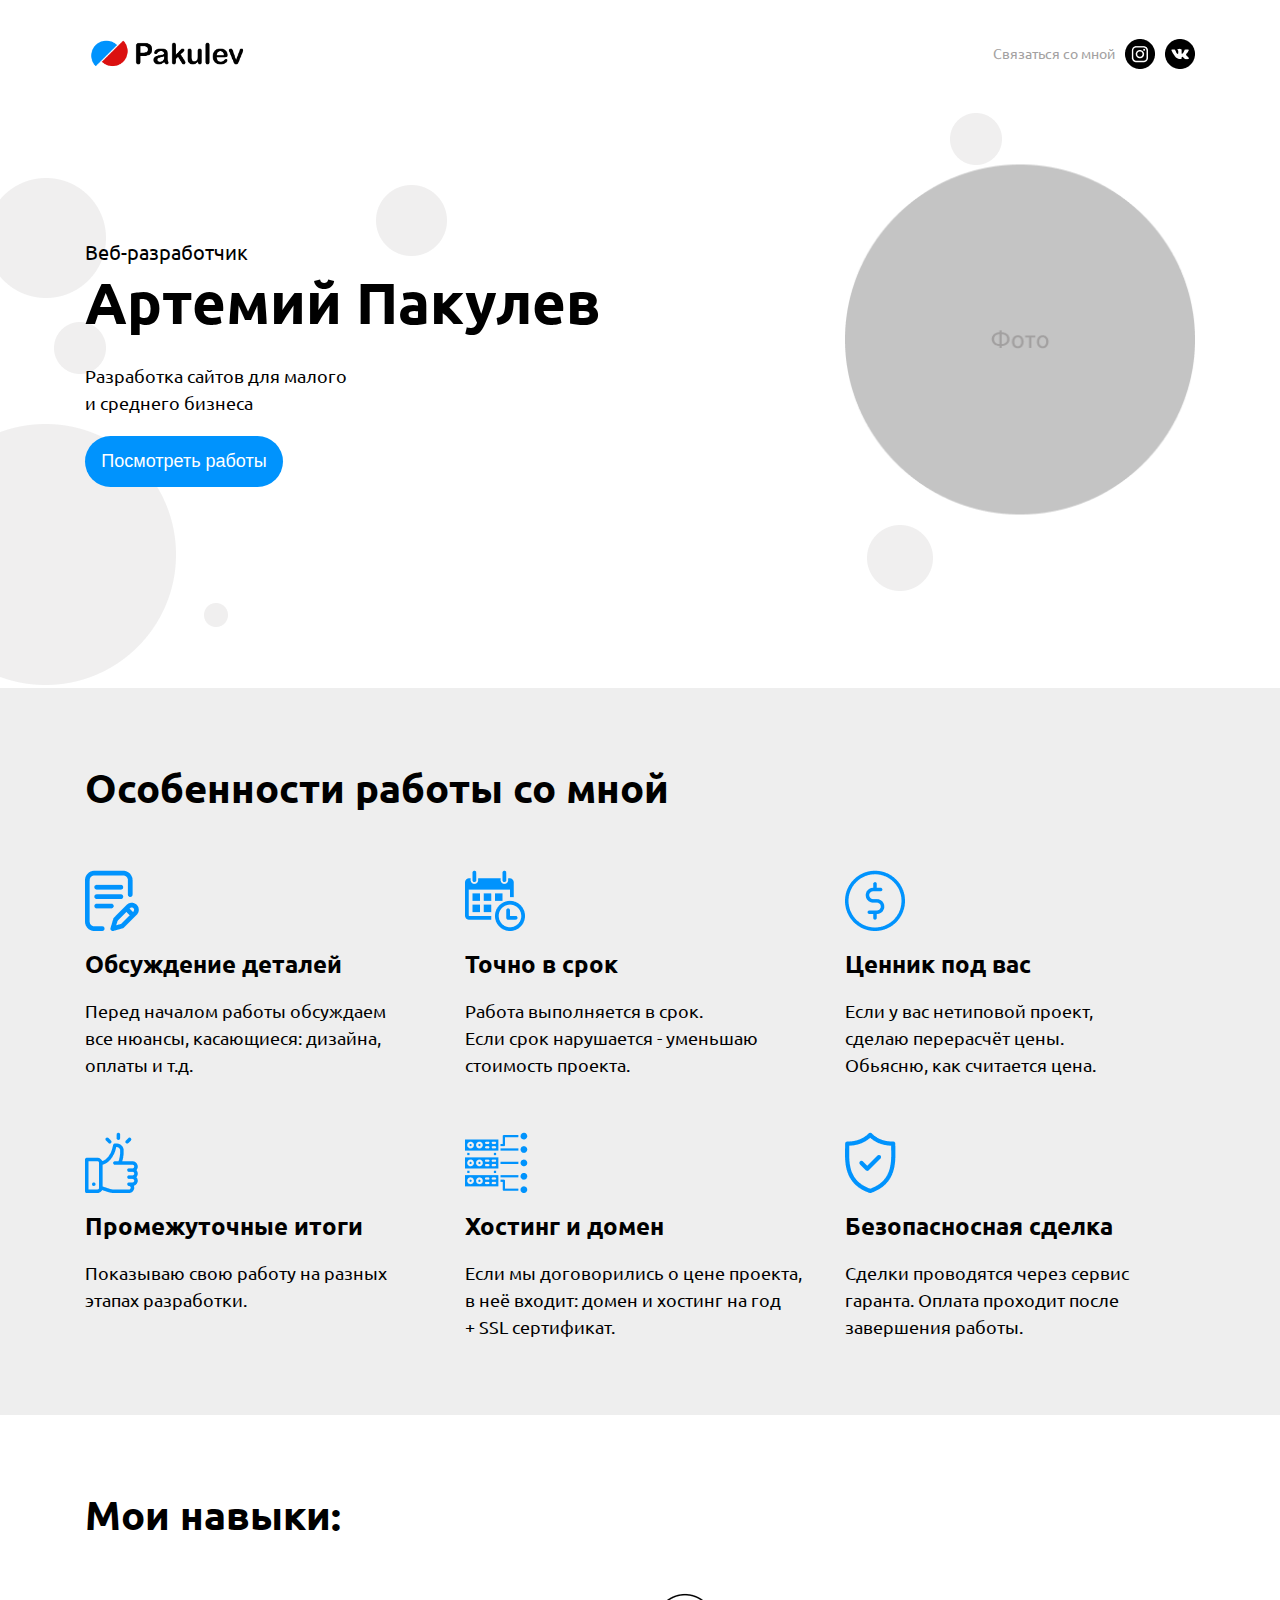
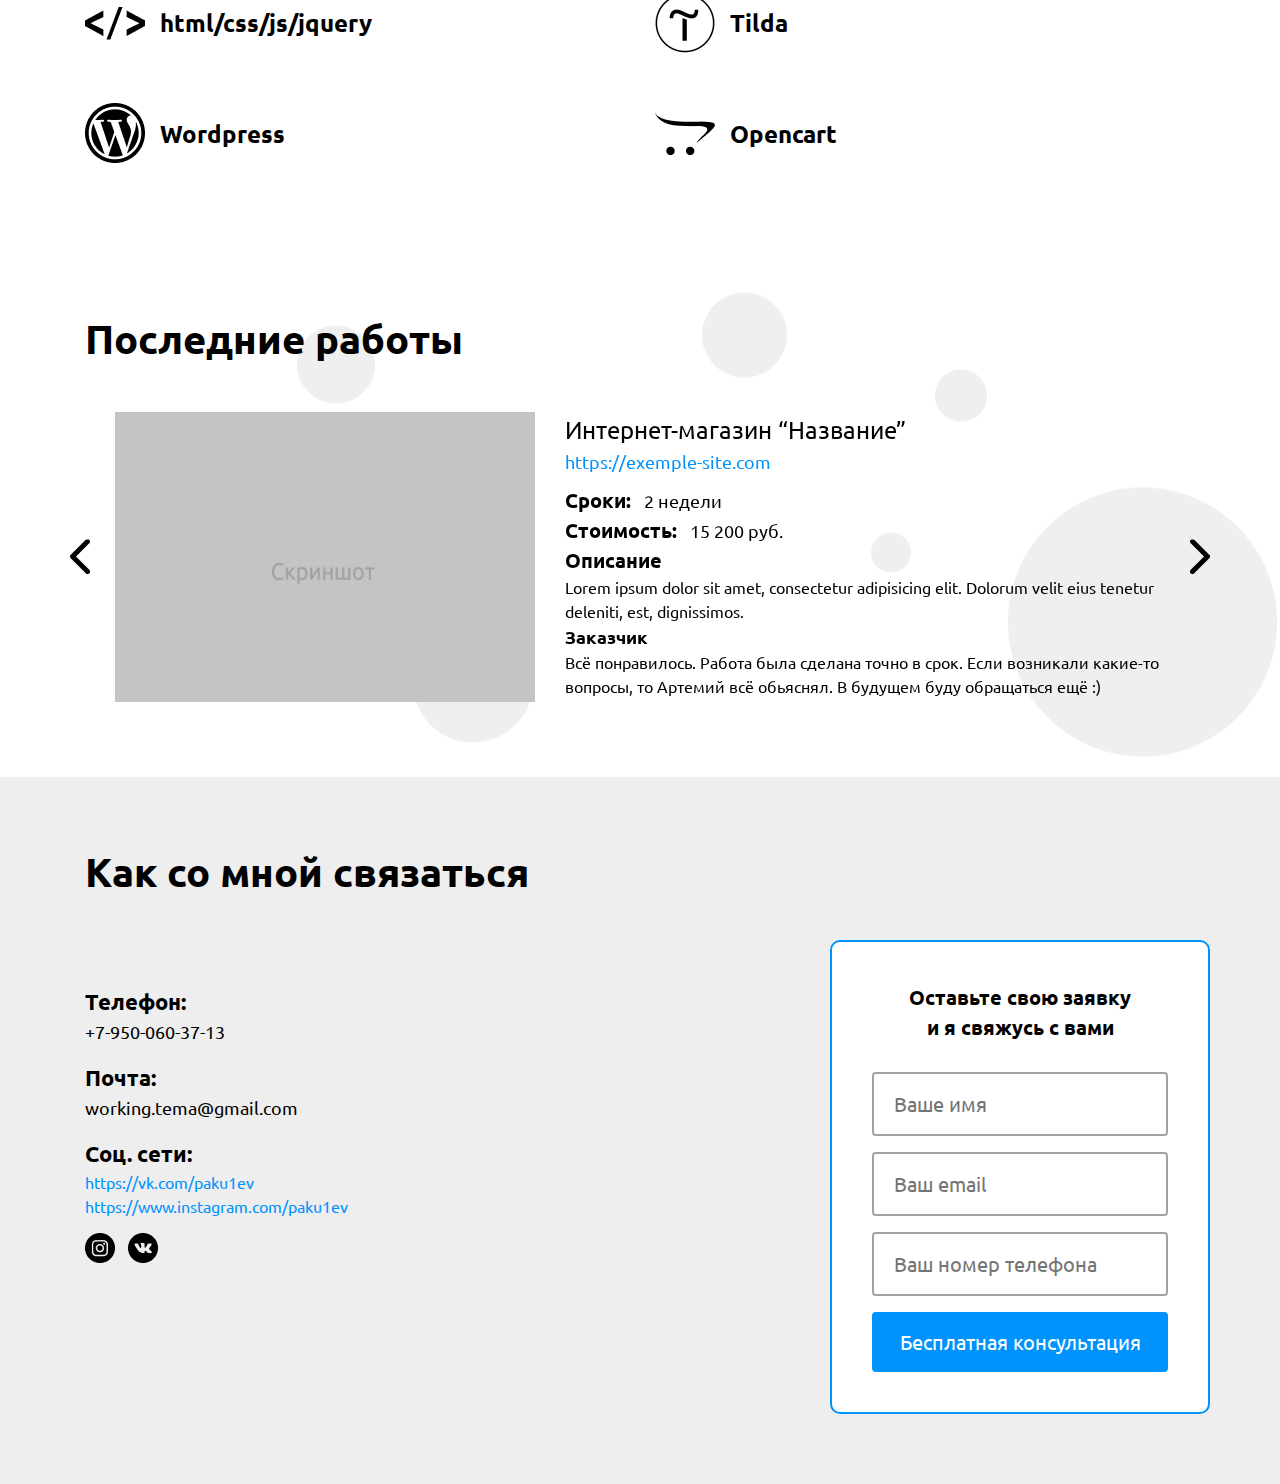
<file: index.html>
﻿<!DOCTYPE html>
<html lang="ru">
<head>
	<meta charset="UTF-8">
	<meta http-equiv="X-UA-Compatible" content="IE=edge">
	<meta name="viewport" content=" width=device-width, initial-scale=1"> <!-- Отображать страницу в маштабе 100% -->
	<link rel="icon" href="img/icons/favicon.png">

	<title>Артемий Пакулев</title>

	<link rel="stylesheet" href="css/bootstrap.css"> <!-- Подключение Bootstrap 4 -->
	<link rel="stylesheet" href="css/style.css"> <!-- Подключение файл.css -->
	<link href="https://fonts.googleapis.com/css?family=Ubuntu:400,700&display=swap&subset=cyrillic" rel="stylesheet"> <!-- Шрифты -->
</head>
<body>

<div class="header">
	<div class="container">
		<div class="row">

				<div class="header-left col-lg-2 offset-lg-0 col-md-3 offset-md-0 col-sm-4 offset-sm-0 col-4">
					<img src="img/Logo.png" alt="Артемий Пакулев">
				</div>

				<div class="header-right col-lg-3 offset-lg-7 col-md-4 offset-md-5 col-sm-6 offset-sm-2 col-8 justify-content-end">
					<p>Связаться со мной</p>
					<a href="https://www.instagram.com/paku1ev/" target="_blank"><img src="img/icons/insta_icon.png" alt="Мой профиль в Instagram"></a>
					<a href="https://vk.com/paku1ev" target="_blank"><img src="img/icons/vk_icon.png" alt="Мой профиль в VK"></a>
				</div>
		</div>
	</div>
</div>

<div class="main">
	<div class="container">
		<div class="row">
			<div class="left-content col-lg-7 offset-lg-0 col-md-6 offset-md-0 col-sm-6 offset-sm-0 col-12">
				<span>Веб-разработчик</span>
				<h1>Артемий Пакулев</h1>		
				<p>Разработка сайтов для малого <br>и среднего бизнеса</p>
				<a href="javascript://0" onclick="slowScroll('#more')">Посмотреть работы</a>
			</div>

			<div class="right-content col-lg-4 offset-lg-1 col-md-6 offset-md-0 col-sm-6 offset-sm-0 col-12">
				<img src="img/Me.png" alt="Я">
			</div>
		</div>
	</div>
</div>

<div class="work_with_me">
	<div class="container">
		<div class="row">
			<div class="col-lg-12"><h2>Особенности работы со мной</h2></div>

			<div class="work-item col-lg-4 offset-lg-0 col-md-6 offset-md-0 col-sm-6 offset-sm-0 col-10 offset-1">
				<img src="img/work-icons/Document.png" alt="Обсуждение деталей">
				<div class="work-item-title">Обсуждение деталей</div>
				<p>Перед началом работы обсуждаем<br> все нюансы, касающиеся: дизайна, оплаты и т.д.</p>
			</div>

			<div class="work-item col-lg-4 offset-lg-0 col-md-6 offset-md-0 col-sm-6 offset-sm-0 col-10 offset-1">
				<img src="img/work-icons/Calendar.png" alt="Точно в срок">
				<div class="work-item-title">Точно в срок</div>
				<p>Работа выполняется в срок.<br> Если срок нарушается - уменьшаю стоимость проекта.</p>
			</div>

			<div class="work-item col-lg-4 offset-lg-0 col-md-6 offset-md-0 col-sm-6 offset-sm-0 col-10 offset-1">
				<img src="img/work-icons/Coin.png" alt="Ценник под вас">
				<div class="work-item-title">Ценник под вас</div>
				<p>Если у вас нетиповой проект,<br> сделаю перерасчёт цены.<br> Обьясню, как считается цена.</p>
			</div>

			<div class="work-item col-lg-4 offset-lg-0 col-md-6 offset-md-0 col-sm-6 offset-sm-0 col-10 offset-1">
				<img src="img/work-icons/Like.png" alt="Промежуточные итоги">
				<div class="work-item-title">Промежуточные итоги</div>
				<p>Показываю свою работу на разных этапах разработки. </p>
			</div>

			<div class="work-item col-lg-4 offset-lg-0 col-md-6 offset-md-0 col-sm-6 offset-sm-0 col-10 offset-1">
				<img src="img/work-icons/Host.png" alt="Хостинг и домен">
				<div class="work-item-title">Хостинг и домен</div>
				<p>Если мы договорились о цене проекта,<br> в неё входит: домен и хостинг на год<br> + SSL сертификат.</p>
			</div>

			<div class="work-item col-lg-4 offset-lg-0 col-md-6 offset-md-0 col-sm-6 offset-sm-0 col-10 offset-1">
				<img src="img/work-icons/Protect.png" alt="Безопасносная сделка">
				<div class="work-item-title">Безопасносная сделка</div>
				<p>Сделки проводятся через сервис гаранта. Оплата проходит после завершения работы.</p>
			</div>

		</div>
	</div>
</div>

<div class="skills">
	<div class="container">
		<div class="row">
			
			<h2 class="col-lg-12">Мои навыки:</h2>

			<div class="slills-item col-lg-6 offset-lg-0 col-md-6 offset-lg-0 col-sm-12 offset-sm-0">
				<img src="img/skills-icons/Code.png" alt="Чистый код">
				<div class="slills-title">html/css/js/jquery</div>
			</div>

			<div class="slills-item col-lg-6 offset-lg-0 col-md-6 offset-lg-0 col-sm-12 offset-sm-0">
				<img src="img/skills-icons/Tilda.png" alt="Конструктор сайтов - Тильда">
				<div class="slills-title">Tilda</div>
			</div>

			<div class="slills-item col-lg-6 offset-lg-0 col-md-6 offset-lg-0 col-sm-12 offset-sm-0">
				<img src="img/skills-icons/Wordpress.png" alt="WordPress">
				<div class="slills-title">Wordpress</div>
			</div>

			<div class="slills-item col-lg-6 offset-lg-0 col-md-6 offset-lg-0 col-sm-12 offset-sm-0">
				<img src="img/skills-icons/Opencart.png" alt="Opencart">
				<div class="slills-title">Opencart</div>
			</div>

		</div>
	</div>
</div>

<div id="more" class="last_works">
	<div class="container">
		<div class="row">
			
			<h2 class="col-lg-12">Последние работы</h2>

			<div class="works-slider col-lg-12">

<!-- Блок с отзывом -->
				<div class="last_works-block col-lg-12 col-md-12 col-sm-12 col-12">

					<img class="col-lg-5 offset-lg-0 col-md-12 offset-md-0 col-sm-12 offset-sm-0 col-12 last_works-block-img" src="img/Site_screen.jpg" alt="Скриншот проекта заказчика">
					<div class="last_works-block-content col-lg-7 offset-lg-5 col-md-12 offset-md-0 col-sm-12 offset-sm-0 col-12"> <!-- Если верстка съезжает - поменьть offset -->
						<span class="site-name">Интернет-магазин “Название”</span>
						<a href="#" class="site-link">https://exemple-site.com</a>

						<div class="time_and_price">

							<div class="time_and_price-item">
								<span class="time_and_price-title">Сроки:</span>
								<span class="time_and_price-subtitle">2 недели</span>
							</div>
							
							<div class="time_and_price-item">
								<span class="time_and_price-title">Стоимость:</span>
								<span class="time_and_price-subtitle">15 200 руб.</span>
							</div>

						</div>

						<div class="description">
							
							<div class="description-title">Описание</div>
							<p class="description-content">Lorem ipsum dolor sit amet, consectetur adipisicing elit. Dolorum velit eius tenetur deleniti, est, dignissimos.</p>

						</div>

						<div class="custom">
							<span class="customer">Заказчик</span>
							<p>Всё понравилось. Работа была сделана точно в срок. Если возникали какие-то вопросы, то Артемий всё обьяснял. В будущем буду обращаться ещё :)</p>
						</div>

					</div>

				</div>
<!-- Конец блока с отзывом -->

<!-- След. блок слайдера -->
<!-- Блок с отзывом -->
				<div class="last_works-block col-lg-12 col-md-12 col-sm-12 col-12">

					<img class="col-lg-5 offset-lg-0 col-md-12 offset-md-0 col-sm-12 offset-sm-0 col-12 last_works-block-img" src="img/Site_screen.jpg" alt="Скриншот проекта заказчика">
					<div class="last_works-block-content col-lg-7 offset-lg-5 col-md-12 offset-md-0 col-sm-12 offset-sm-0 col-12"> <!-- Если верстка съезжает - поменьть offset -->
						<span class="site-name">Интернет-магазин “Название”</span>
						<a href="#" class="site-link">https://exemple-site.com</a>

						<div class="time_and_price">

							<div class="time_and_price-item">
								<span class="time_and_price-title">Сроки:</span>
								<span class="time_and_price-subtitle">2 недели</span>
							</div>
							
							<div class="time_and_price-item">
								<span class="time_and_price-title">Стоимость:</span>
								<span class="time_and_price-subtitle">15 200 руб.</span>
							</div>

						</div>

						<div class="description">
							
							<div class="description-title">Описание</div>
							<p class="description-content">Lorem ipsum dolor sit amet, consectetur adipisicing elit. Optio incidunt, qui. Fugiat atque unde, expedita!</p>

						</div>

						<div class="custom">
							<span class="customer">Заказчик</span>
							<p>Всё понравилось. Работа была сделана точно в срок. Если возникали какие-то вопросы, то Артемий всё обьяснял. В будущем буду обращаться ещё :)</p>
						</div>

					</div>

				</div>
<!-- Конец блока с отзывом -->

			</div>

		</div>
	</div>
</div>

<div class="me_feedback">
	<div class="container">
		<div class="row">
			<div class="col-lg-12"><h2>Как со мной связаться</h2></div>

			<div class="contacts col-lg-4 offset-lg-0">
				<span>Телефон:</span>
				<p>+7-950-060-37-13</p>
				<span>Почта:</span>
				<p>working.tema@gmail.com</p>
				<span>Соц. сети:</span>
				<p class="me_feedback-link">https://vk.com/paku1ev</p>
				<p class="me_feedback-link">https://www.instagram.com/paku1ev</p>
				<a href="https://www.instagram.com/paku1ev/" target="_blank"><img src="img/icons/insta_icon.png" alt="Мой профиль в Instagram"></a>
				<a href="https://vk.com/paku1ev" target="_blank"><img src="img/icons/vk_icon.png" alt="Мой профиль в VK"></a>
			</div>

			<div class="me_feedback-form col-lg-4 offset-lg-4">
				<form action="mail.php" method="POST">
					<div>Оставьте свою заявку<br> и я свяжусь с вами</div>
					<input type="text" name="user_name" placeholder="Ваше имя">
					<input type="text" name="user_email" placeholder="Ваш email">
					<input type="text" id="phone" name="user_phone" placeholder="Ваш номер телефона"> <!-- id нужен для маски формы -->
					<button type="submit">Бесплатная консультация</button>
				</form>
			</div>
		</div>
	</div>
</div>

<!-- Подключение Jquery -->
<script src="https://ajax.googleapis.com/ajax/libs/jquery/3.4.1/jquery.min.js"></script>

<!-- Подключение стилей Slick slider -->
<link rel="stylesheet" href="slick/slick.css">
<link rel="stylesheet" href="slick/slick-theme.css">

<!-- Подключение самой библиотеки Slick slider -->
<script src="slick/slick.min.js"></script>

<!-- Инициализируем сам слайдер -->
<script>
	$(document).ready(function(){
 	 $('.works-slider').slick({
 	 	prevArrow: '<button class="prev last_work-arrow"></button>',
 	 	nextArrow: '<button class="next last_work-arrow"></button>'
 	 });
	});
</script>


<!-- Кнопка перехода в секцию "Последние работы"-->
<script>
	function slowScroll(id) {
		let offset = 0;
		$('html, body').animate ({
			scrollTop: $(id).offset().top - offset
		}, 500);
		return false;
	}	
</script>

<!-- Подключение маски для формы -->
<script src="js/jquery.maskedinput.min.js"></script>
<!-- Параметры маски -->
<script>
	$(document).ready(function() {
		$("#phone").mask("+7 (999) 999-99-99");
	});
</script>

</body>
</html>
</file>
<file: css/style.css>
/* Basic settings */
/* Fonts */
/* font-family: 'Ubuntu', sans-serif; */
/* Colors */
body,
html {
  padding: 0;
  margin: 0;
  color: #000000;
  font-size: 10px;
  width: 100%;
  height: 100%;
}
* {
  -webkit-box-sizing: border-box;
          box-sizing: border-box;
}
p {
  margin: 0;
  padding: 0;
}
a:hover {
  text-decoration: none;
}
button,
input,
a,
textarea {
  border: none;
}
button:focus,
input:focus,
a:focus,
textarea:focus {
  outline: none;
}
/* Шапка */
.header {
  display: -webkit-box;
  display: -ms-flexbox;
  display: flex;
  -webkit-box-align: center;
      -ms-flex-align: center;
          align-items: center;
  margin-top: 3rem;
  background-color: #ffffff;
}
.header .header-left {
  display: -webkit-box;
  display: -ms-flexbox;
  display: flex;
  -webkit-box-align: center;
      -ms-flex-align: center;
          align-items: center;
}
.header .header-left img {
  width: 100%;
}
.header .header-right {
  display: -webkit-box;
  display: -ms-flexbox;
  display: flex;
  -webkit-box-align: center;
      -ms-flex-align: center;
          align-items: center;
}
.header .header-right p {
  font-family: 'Ubuntu', sans-serif;
  font-weight: 400;
  font-size: 1.4rem;
  color: #a3a1a1;
}
.header .header-right img {
  width: 3rem;
  height: 3rem;
  margin-left: 1rem;
  float: left;
}
/* Главный блок */
.main {
  background-color: #ffffff;
  padding-bottom: 8.6rem;
  background: url(../img/bg-1.png) no-repeat center;
  display: -webkit-box;
  display: -ms-flexbox;
  display: flex;
  -webkit-box-align: center;
      -ms-flex-align: center;
          align-items: center;
}
.main .left-content {
  display: -webkit-box;
  display: -ms-flexbox;
  display: flex;
  -webkit-box-orient: vertical;
  -webkit-box-direction: normal;
      -ms-flex-direction: column;
          flex-direction: column;
}
.main span {
  font-family: 'Ubuntu', sans-serif;
  font-weight: 400;
  font-size: 2rem;
  margin-top: 16.0rem;
}
.main h1 {
  font-family: 'Ubuntu', sans-serif;
  font-weight: 700;
  font-size: 5.8rem;
}
.main p {
  font-family: 'Ubuntu', sans-serif;
  font-weight: 400;
  font-size: 1.8rem;
  margin-top: 2.0rem;
}
.main a {
  background-color: #0093fd;
  color: #ffffff;
  text-align: center;
  margin-top: 2rem;
  padding: 1.2rem 0;
  width: 19.8rem;
  font-size: 1.8rem;
  border-radius: 35px;
}
.main a:hover {
  background-color: #db1010;
  -webkit-transition: all 0.4s ease;
  transition: all 0.4s ease;
}
.main .right-content img {
  width: 100%;
  margin-top: 50%;
  -webkit-transform: translateY(-25%);
          transform: translateY(-25%);
}
/* Особенности работы */
.work_with_me {
  background-color: #EEEEEE;
  padding: 7.5rem 0;
}
.work_with_me h2 {
  font-family: 'Ubuntu', sans-serif;
  font-weight: 700;
  font-size: 4rem;
}
.work_with_me .work-item {
  margin-top: 5.4rem;
}
.work_with_me .work-item .work-item-title {
  margin-top: 1.4rem;
  font-family: 'Ubuntu', sans-serif;
  font-weight: 700;
  font-size: 2.4rem;
}
.work_with_me .work-item p {
  margin-top: 1.5rem;
  font-family: 'Ubuntu', sans-serif;
  font-weight: 400;
  font-size: 1.8rem;
}
/* Навыки */
.skills {
  padding: 7.5rem 0;
}
.skills h2 {
  font-family: 'Ubuntu', sans-serif;
  font-weight: 700;
  font-size: 4rem;
}
.skills .slills-item {
  display: -webkit-box;
  display: -ms-flexbox;
  display: flex;
  -webkit-box-orient: horizontal;
  -webkit-box-direction: normal;
      -ms-flex-direction: row;
          flex-direction: row;
  -webkit-box-align: center;
      -ms-flex-align: center;
          align-items: center;
  margin-top: 5rem;
}
.skills .slills-item img {
  margin-right: 1.5rem;
}
.skills .slills-item .slills-title {
  font-family: 'Ubuntu', sans-serif;
  font-weight: 700;
  font-size: 2.4rem;
}
/* Последние работы */
.last_works {
  padding: 7.5rem 0;
  background: url(../img/bg-2.png) no-repeat center;
  /* Slick слайдер */
}
.last_works .last_works-block-img {
  width: 46rem;
  height: 29rem;
  float: left;
}
.last_works h2 {
  font-family: 'Ubuntu', sans-serif;
  font-weight: 700;
  font-size: 4rem;
  margin-bottom: 5rem;
}
.last_works .last_works-block {
  display: -webkit-box;
  display: -ms-flexbox;
  display: flex;
  -webkit-box-orient: horizontal;
  -webkit-box-direction: normal;
      -ms-flex-direction: row;
          flex-direction: row;
}
.last_works .last_works-block .last_works-block-content .site-name {
  display: block;
  font-family: 'Ubuntu', sans-serif;
  font-weight: 400;
  font-size: 2.4rem;
}
.last_works .last_works-block .last_works-block-content .site-link {
  display: inline-block;
  font-family: 'Ubuntu', sans-serif;
  font-weight: 400;
  font-size: 1.8rem;
  color: #0093fd;
}
.last_works .last_works-block .last_works-block-content .site-link:hover {
  color: #db1010;
  -webkit-transition: all 0.4s ease;
  transition: all 0.4s ease;
}
.last_works .last_works-block .last_works-block-content .time_and_price {
  margin-top: 1rem;
}
.last_works .last_works-block .last_works-block-content .time_and_price .time_and_price-item {
  display: block;
}
.last_works .last_works-block .last_works-block-content .time_and_price .time_and_price-title {
  font-family: 'Ubuntu', sans-serif;
  font-weight: 700;
  font-size: 2rem;
}
.last_works .last_works-block .last_works-block-content .time_and_price .time_and_price-subtitle {
  font-family: 'Ubuntu', sans-serif;
  font-weight: 400;
  font-size: 1.8rem;
  margin-left: 1rem;
}
.last_works .last_works-block .last_works-block-content .description .description-title {
  font-family: 'Ubuntu', sans-serif;
  font-weight: 700;
  font-size: 2rem;
}
.last_works .last_works-block .last_works-block-content .description .description-content {
  font-family: 'Ubuntu', sans-serif;
  font-weight: 400;
  font-size: 1.6rem;
}
.last_works .last_works-block .last_works-block-content .custom .customer {
  font-family: 'Ubuntu', sans-serif;
  font-weight: 700;
  font-size: 1.8rem;
}
.last_works .last_works-block .last_works-block-content .custom p {
  font-family: 'Ubuntu', sans-serif;
  font-weight: 400;
  font-size: 1.6rem;
}
.last_works .slick-active {
  outline: none;
}
.last_works .last_work-arrow {
  top: 50%;
  position: absolute;
  width: 2rem;
  height: 3.5rem;
  -webkit-transform: translateY(-50%);
          transform: translateY(-50%);
  z-index: 99;
  border: none;
  background-size: 100%;
}
.last_works .prev {
  left: 0;
  background: url(../img/icons/Left-arrow.png) center no-repeat;
}
.last_works .next {
  right: 0;
  background: url(../img/icons/Right-arrow.png) center no-repeat;
}
/* Обратная связь */
.me_feedback {
  padding: 7rem 0;
  background-color: #EEEEEE;
}
.me_feedback h2 {
  font-family: 'Ubuntu', sans-serif;
  font-weight: 700;
  font-size: 4rem;
}
.me_feedback .contacts {
  margin-top: 8.5rem;
}
.me_feedback .contacts span {
  font-family: 'Ubuntu', sans-serif;
  font-weight: 700;
  font-size: 2.2rem;
}
.me_feedback .contacts p {
  font-family: 'Ubuntu', sans-serif;
  font-weight: 400;
  font-size: 1.8rem;
  margin-bottom: 1.6rem;
}
.me_feedback .contacts .me_feedback-link {
  margin-bottom: 0;
  font-size: 1.6rem;
  color: #0093fd;
}
.me_feedback .contacts img {
  margin-top: 1.5rem;
  margin-right: 1rem;
}
.me_feedback .me_feedback-form {
  border: 2px solid #0093FD;
  background-color: #ffffff;
  border-radius: 10px;
  margin-top: 4rem;
  padding: 4rem;
}
.me_feedback .me_feedback-form div {
  font-family: 'Ubuntu', sans-serif;
  font-weight: 700;
  font-size: 2rem;
  text-align: center;
  margin-bottom: 3rem;
}
.me_feedback .me_feedback-form label {
  font-size: 1.6rem;
  font-family: 'Ubuntu', sans-serif;
  font-weight: 700;
}
.me_feedback .me_feedback-form input {
  border: 2px solid #A3A1A1;
  border-radius: 4px;
  width: 100%;
  padding: 1.5rem 2rem;
  font-size: 2rem;
  font-family: 'Ubuntu', sans-serif;
  font-weight: 400;
  margin-bottom: 1.6rem;
}
.me_feedback .me_feedback-form button {
  width: 100%;
  border-radius: 4px;
  background-color: #0093fd;
  font-family: 'Ubuntu', sans-serif;
  font-weight: 400;
  font-size: 2rem;
  color: #ffffff;
  padding: 1.5rem 0;
}
.me_feedback .me_feedback-form button:hover {
  background-color: #31a9ff;
}
/* Страница благодарности за заявку */
.thank {
  text-align: center;
}
.thank h1 {
  margin-top: 15%;
}
.thank p {
  font-size: 2rem;
  margin-bottom: 2rem;
}
.thank .thank-link:hover {
  background-color: #db1010;
  color: #ffffff;
}
.thank-link {
  background-color: #0093fd;
  color: #ffffff;
  text-align: center;
  margin-top: 2rem;
  padding: 1.2rem 1.2rem;
  font-size: 1.8rem;
  border-radius: 35px;
}
/* Медиа-запросы */
@media (max-width: 1199px) and (min-width: 992px) {
  .left-content span {
    margin-top: 10rem;
  }
}
@media (max-width: 991px) and (min-width: 768px) {
  .left-content span {
    margin-top: 6rem;
  }
}
@media (max-width: 767px) and (min-width: 576px) {
  .left-content span {
    margin-top: 6rem;
  }
}
@media (max-width: 575px) {
  .left-content span {
    margin-top: 6rem;
  }
  .left-content h1 {
    font-size: 4.5rem;
  }
  .right-content {
    display: none;
  }
}
</file>
